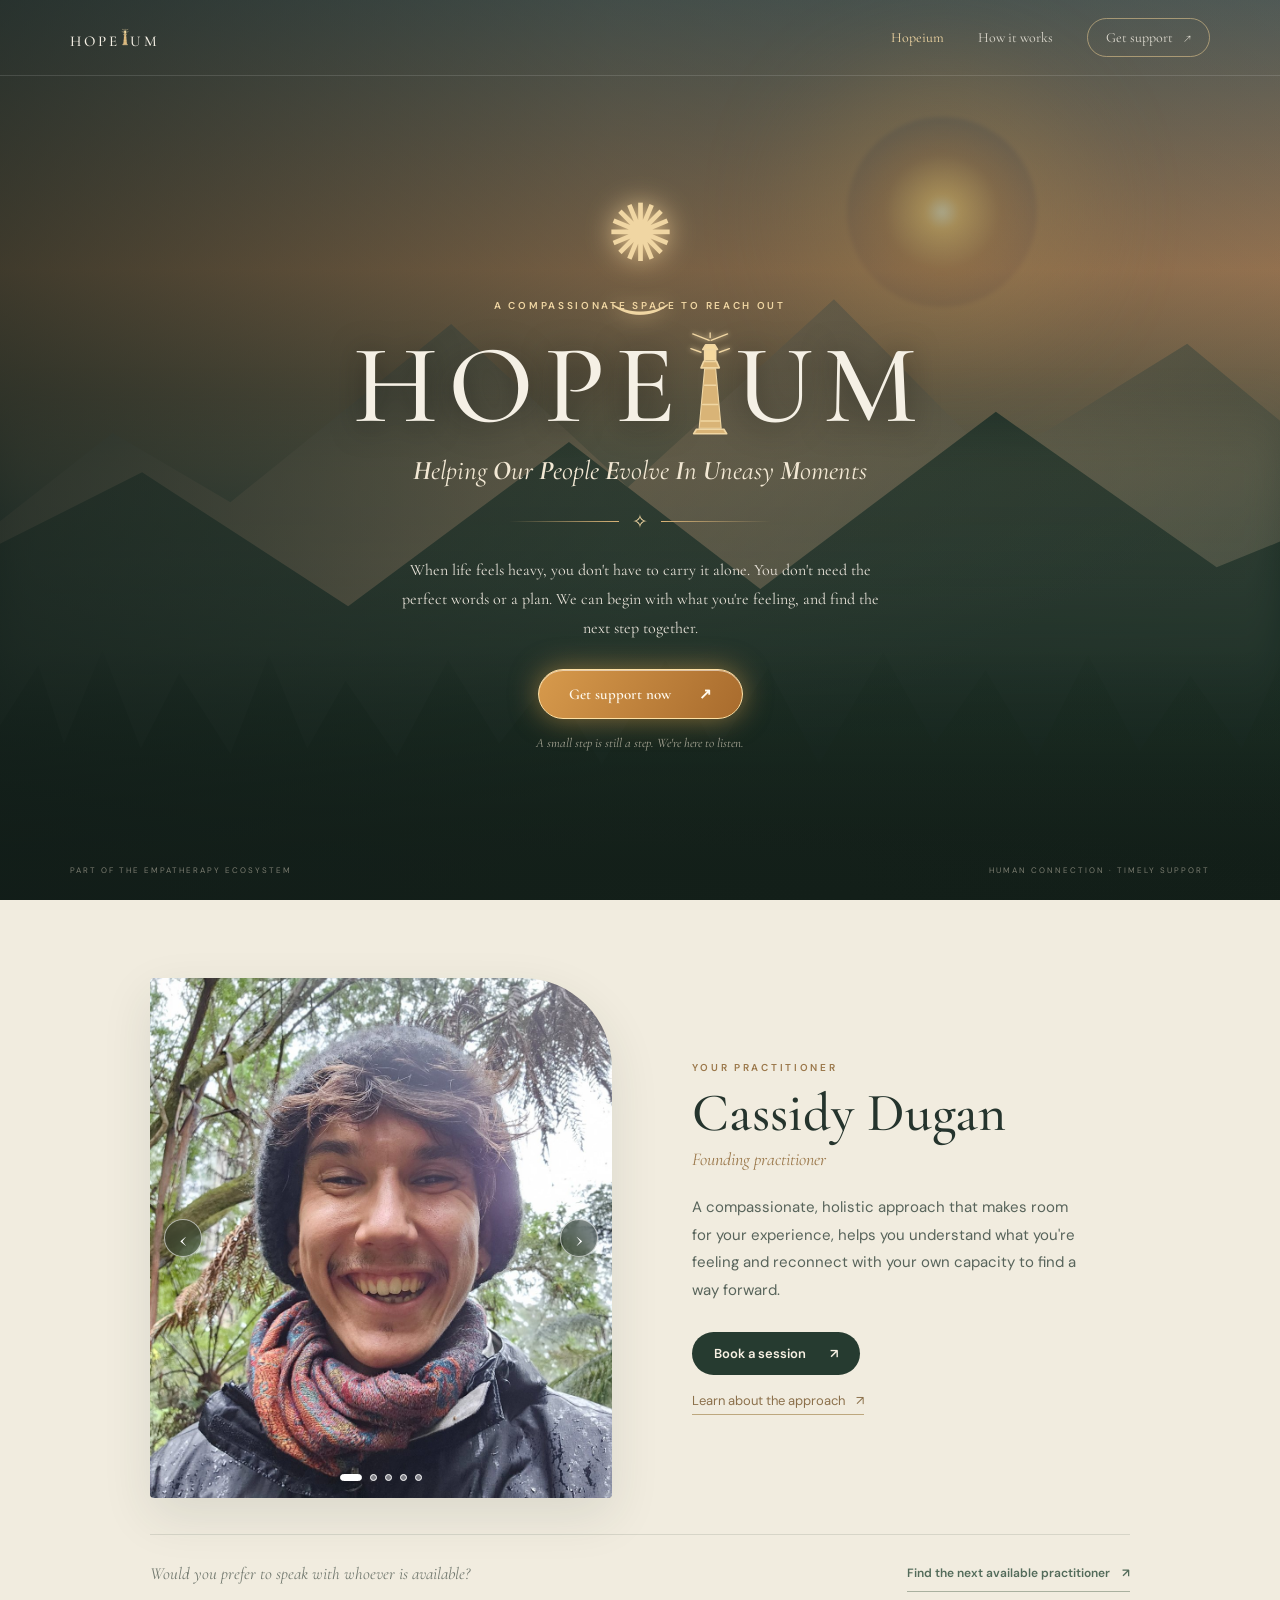
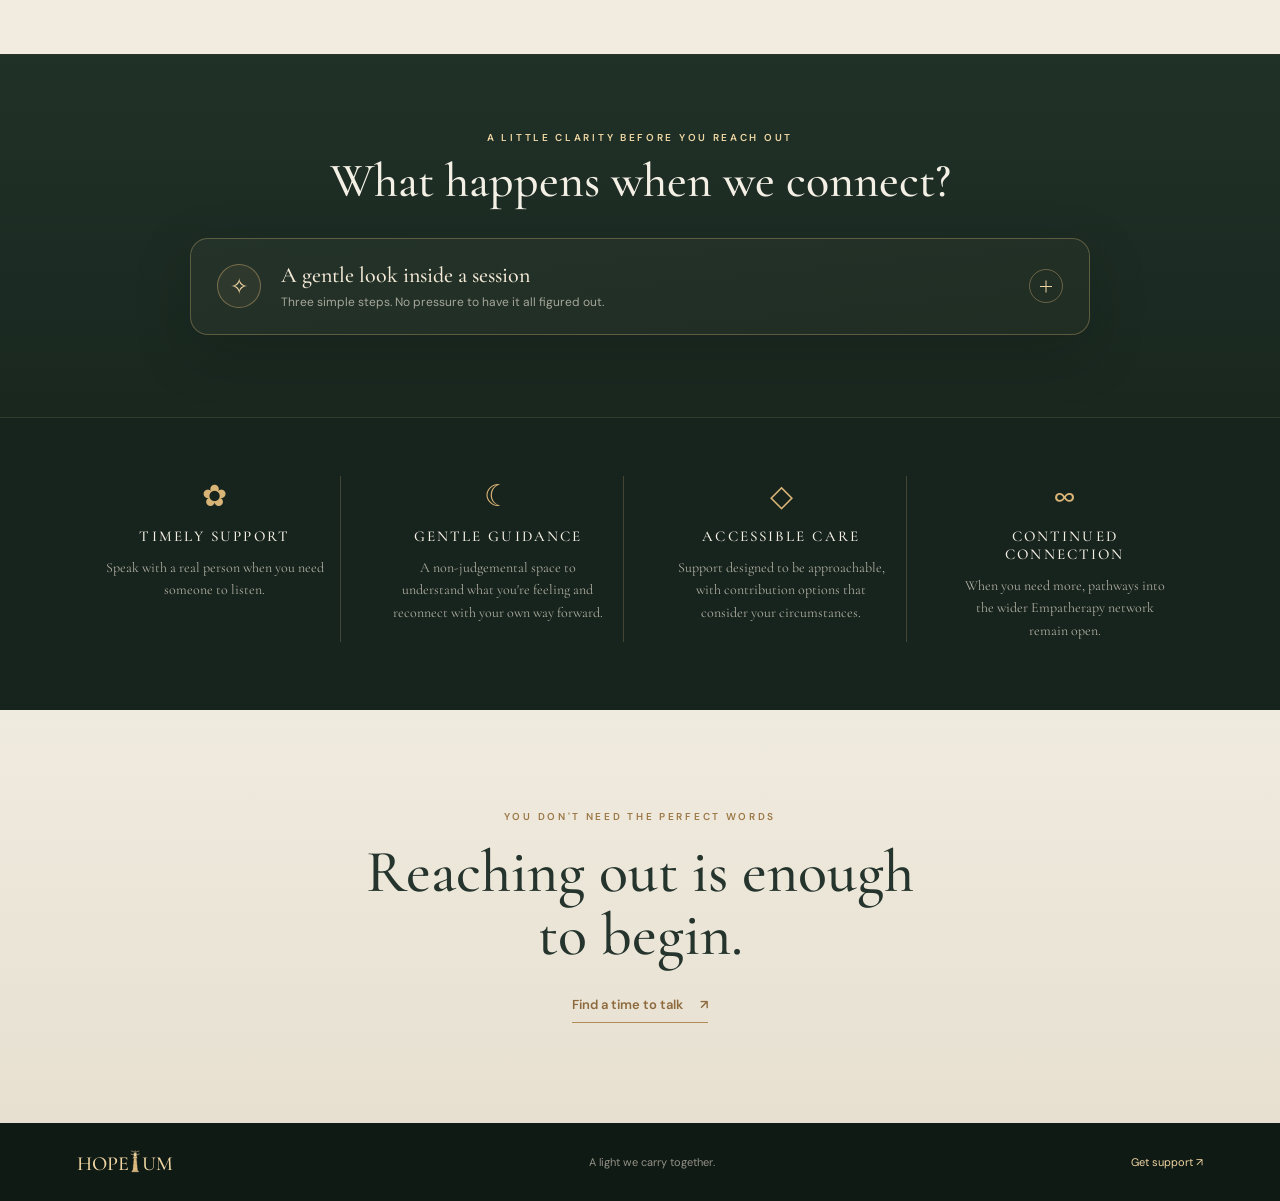
<file: index.html>
<!doctype html>
<html lang="en">
<head>
  <meta charset="utf-8"><meta name="viewport" content="width=device-width, initial-scale=1">
  <meta name="theme-color" content="#17231d">
  <meta name="description" content="HOPEIUM — Helping Our People Evolve in Uneasy Moments. A compassionate place to reach out for timely human support.">
  <title>HOPEIUM — Helping Our People Evolve in Uneasy Moments</title>
  <link rel="preconnect" href="https://fonts.googleapis.com"><link rel="preconnect" href="https://fonts.gstatic.com" crossorigin>
  <link href="https://fonts.googleapis.com/css2?family=DM+Sans:wght@400;500;600;700&family=Cormorant+Garamond:wght@400;500;600;700&display=swap" rel="stylesheet">
  <link rel="stylesheet" href="styles.css">
</head>
<body>
<header class="topbar">
  <a class="ecosystem" href="index.html" aria-label="HOPEIUM"><span class="brand-letters">HOPE</span><span class="lighthouse-i" role="img" aria-label="I represented by a lighthouse"><svg viewBox="0 0 44 112" aria-hidden="true" focusable="false"><path class="light-rays" d="M21 8L3 1M23 8L41 1M22 5V0"/><path class="tower" d="M16 39H28L34 104H10L16 39Z"/><path class="tower-detail" d="M16 57H28M14 78H30M12 96H32"/><path class="gallery" d="M12 38H32L29 31H15L12 38Z"/><path class="lantern" d="M16 30V18H28V30M14 18H30L27 13H17L14 18Z"/><path class="lantern-glow" d="M12 21L1 17M32 21L43 17"/><path class="base" d="M7 105H37L40 110H4L7 105Z"/></svg></span><span class="brand-letters">UM</span></a>
  <nav aria-label="Main navigation"><a class="active" href="index.html">Hopeium</a><a href="#how-it-helps">How it works</a><a href="support.html">Get support <span>↗</span></a></nav>
</header>
<main>
  <section class="hero">
    <div class="landscape" aria-hidden="true"><div class="sun"></div><div class="mountain mountain-back"></div><div class="mountain mountain-front"></div><div class="mist"></div><div class="forest"></div></div>
    <div class="hero-shade"></div>
    <div class="hero-content">
      <div class="hope-emblem" aria-hidden="true"><span class="emblem-rays">✺</span><span class="emblem-hands">⌒</span></div>
      <p class="overline">A compassionate space to reach out</p>
      <h1 class="hopeium-wordmark" aria-label="HOPEIUM">HOPE<span class="lighthouse-i" role="img" aria-label="I represented by a lighthouse"><svg viewBox="0 0 44 112" aria-hidden="true" focusable="false"><path class="light-rays" d="M21 8L3 1M23 8L41 1M22 5V0"/><path class="tower" d="M16 39H28L34 104H10L16 39Z"/><path class="tower-detail" d="M16 57H28M14 78H30M12 96H32"/><path class="gallery" d="M12 38H32L29 31H15L12 38Z"/><path class="lantern" d="M16 30V18H28V30M14 18H30L27 13H17L14 18Z"/><path class="lantern-glow" d="M12 21L1 17M32 21L43 17"/><path class="base" d="M7 105H37L40 110H4L7 105Z"/></svg></span>UM</h1>
      <p class="tagline"><strong>H</strong>elping <strong>O</strong>ur <strong>P</strong>eople <strong>E</strong>volve <strong>I</strong>n <strong>U</strong>neasy <strong>M</strong>oments</p>
      <div class="ornament"><span></span>✧<span></span></div>
      <p class="intro">When life feels heavy, you don't have to carry it alone. You don't need the perfect words or a plan. We can begin with what you're feeling, and find the next step together.</p>
      <a class="primary-button" href="support.html">Get support now <span>↗</span></a>
      <p class="gentle-note">A small step is still a step. We're here to listen.</p>
    </div>
    <div class="hero-foot"><span>PART OF THE EMPATHERAPY ECOSYSTEM</span><span>HUMAN CONNECTION · TIMELY SUPPORT</span></div>
  </section>
  <section class="practitioner-directory" id="practitioners">
    <div class="practitioner-profile">
      <div class="practitioner-gallery" aria-label="Photos of Cassidy">
        <div class="gallery-frame">
          <img class="gallery-image is-active" src="assets/cassidy-forest.jpg" alt="Cassidy smiling outdoors in a forest" loading="lazy">
          <img class="gallery-image" src="assets/cassidy-travel.jpg" alt="Cassidy travelling and exploring" loading="lazy">
          <img class="gallery-image" src="assets/cassidy-guitar.jpg" alt="Cassidy with his guitar" loading="lazy">
          <img class="gallery-image" src="assets/cassidy-nature.jpg" alt="Cassidy spending time in nature" loading="lazy">
          <img class="gallery-image" src="assets/cassidy-pysch.jpg" alt="Cassidy in a reflective, personal moment" loading="lazy">
          <button class="gallery-arrow gallery-prev" type="button" aria-label="Previous photo">‹</button>
          <button class="gallery-arrow gallery-next" type="button" aria-label="Next photo">›</button>
          <div class="gallery-dots" role="group" aria-label="Choose a photo">
            <button class="gallery-dot is-active" type="button" aria-label="Show photo 1" aria-pressed="true"></button>
            <button class="gallery-dot" type="button" aria-label="Show photo 2" aria-pressed="false"></button>
            <button class="gallery-dot" type="button" aria-label="Show photo 3" aria-pressed="false"></button>
            <button class="gallery-dot" type="button" aria-label="Show photo 4" aria-pressed="false"></button>
            <button class="gallery-dot" type="button" aria-label="Show photo 5" aria-pressed="false"></button>
          </div>        </div>
      </div>
      <div class="practitioner-intro">
        <p class="overline">Your practitioner</p>
        <h2>Cassidy Dugan</h2>
        <p class="practitioner-caption">Founding practitioner</p>
        <p class="practitioner-bio">A compassionate, holistic approach that makes room for your experience, helps you understand what you're feeling and reconnect with your own capacity to find a way forward.</p>
        <a class="profile-book-button" href="booking.html?practitioner=cassidy">Book a session <span>↗</span></a>
        <a class="profile-link" href="support.html">Learn about the approach <span>↗</span></a>
      </div>
    </div>
    <div class="directory-next">
      <p>Would you prefer to speak with whoever is available?</p>
      <a class="next-button" href="booking.html?practitioner=next">Find the next available practitioner <span>↗</span></a>
    </div>
  </section>
  <section class="what-to-expect" id="what-happens">
    <p class="overline">A little clarity before you reach out</p>
    <h2>What happens when we connect?</h2>
    <details class="connection-accordion">
      <summary>
        <span class="accordion-symbol" aria-hidden="true">✧</span>
        <span class="accordion-label"><strong>A gentle look inside a session</strong><small>Three simple steps. No pressure to have it all figured out.</small></span>
        <span class="accordion-toggle" aria-hidden="true"><span></span><span></span></span>
      </summary>
      <div class="accordion-content">
        <div class="expect-grid">
          <div><span>01</span><h3>Start with what's here</h3><p>Tell me what's been happening, in your own words and at your own pace. You can share as much or as little as feels comfortable.</p></div>
          <div><span>02</span><h3>Make room for the feeling</h3><p>We'll listen to what's present, explore what may be underneath it and consider what could help you feel steadier.</p></div>
          <div><span>03</span><h3>Find a next step</h3><p>We'll look for something useful to take with you — a perspective, practice or practical next step that supports your own agency.</p></div>
        </div>
        <p class="expect-note">HOPEIUM offers focused support, not a promise to resolve everything in one conversation. Session length, contribution and any follow-up will be made clear before an appointment is confirmed.</p>
      </div>
    </details>
  </section>
  <section class="essentials" id="how-it-helps">
    <div class="principle"><span class="principle-icon">✿</span><h2>Timely support</h2><p>Speak with a real person when you need someone to listen.</p></div>
    <div class="principle"><span class="principle-icon">☾</span><h2>Gentle guidance</h2><p>A non-judgemental space to understand what you're feeling and reconnect with your own way forward.</p></div>
    <div class="principle"><span class="principle-icon">◇</span><h2>Accessible care</h2><p>Support designed to be approachable, with contribution options that consider your circumstances.</p></div>
    <div class="principle"><span class="principle-icon">∞</span><h2>Continued connection</h2><p>When you need more, pathways into the wider Empatherapy network remain open.</p></div>
  </section>
  <section class="closing"><p class="overline">You don't need the perfect words</p><h2>Reaching out is enough<br>to begin.</h2><a href="support.html" class="text-link">Find a time to talk <span>↗</span></a></section>
</main>
<footer><a class="footer-brand" href="index.html" aria-label="HOPEIUM">HOPE<span class="lighthouse-i" role="img" aria-label="I represented by a lighthouse"><svg viewBox="0 0 44 112" aria-hidden="true" focusable="false"><path class="light-rays" d="M21 8L3 1M23 8L41 1M22 5V0"/><path class="tower" d="M16 39H28L34 104H10L16 39Z"/><path class="tower-detail" d="M16 57H28M14 78H30M12 96H32"/><path class="gallery" d="M12 38H32L29 31H15L12 38Z"/><path class="lantern" d="M16 30V18H28V30M14 18H30L27 13H17L14 18Z"/><path class="lantern-glow" d="M12 21L1 17M32 21L43 17"/><path class="base" d="M7 105H37L40 110H4L7 105Z"/></svg></span>UM</a><span>A light we carry together.</span><a href="support.html">Get support ↗</a></footer>
<script src="script.js"></script>
</body></html>
</file>
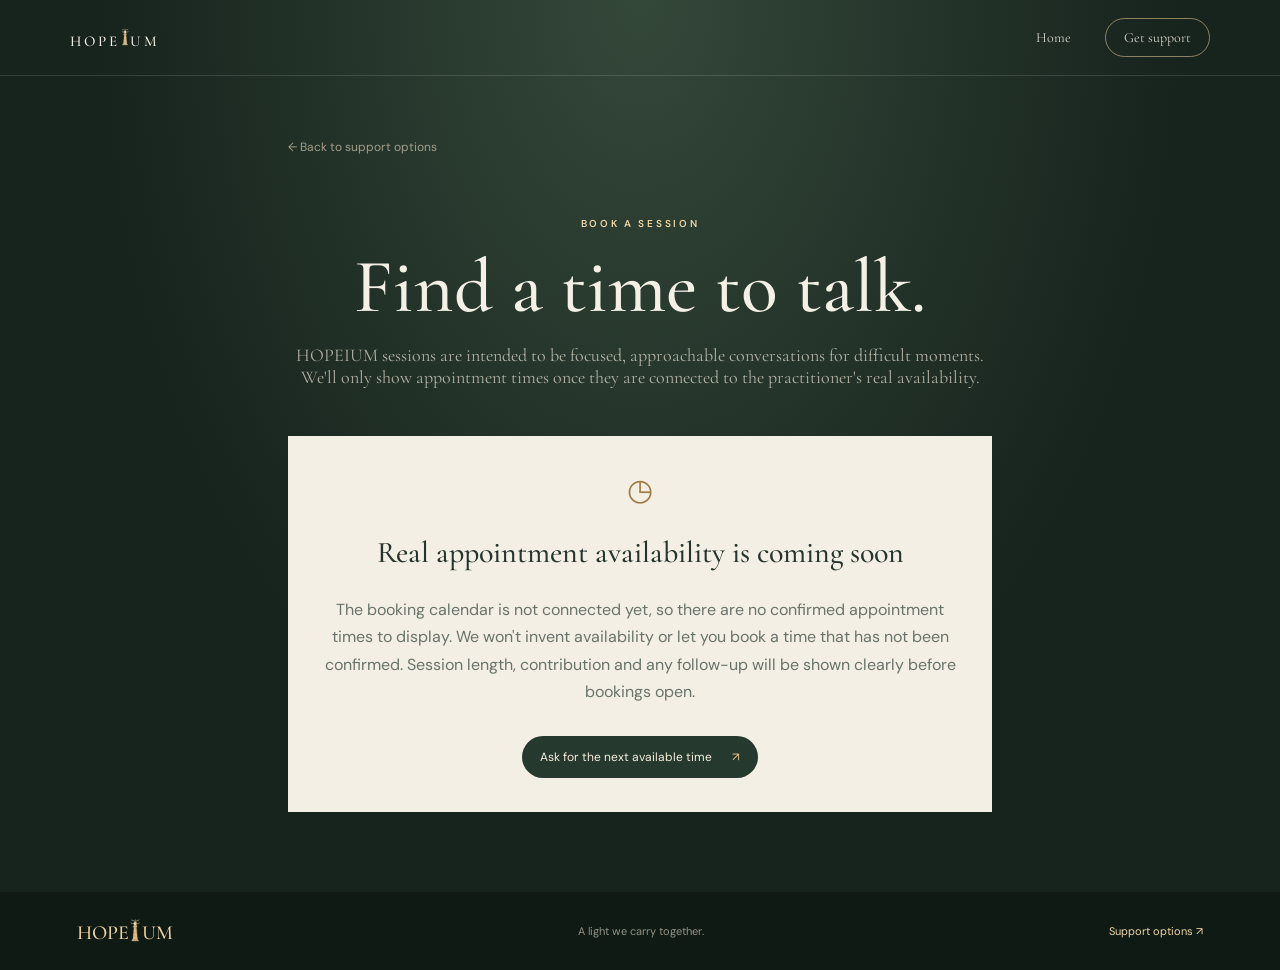
<file: booking.html>
<!doctype html><html lang="en"><head><meta charset="utf-8"><meta name="viewport" content="width=device-width,initial-scale=1"><title>Book a session — HOPEIUM</title><link rel="preconnect" href="https://fonts.googleapis.com"><link rel="preconnect" href="https://fonts.gstatic.com" crossorigin><link href="https://fonts.googleapis.com/css2?family=DM+Sans:wght@400;500;600&family=Cormorant+Garamond:wght@400;500;600&display=swap" rel="stylesheet"><link rel="stylesheet" href="styles.css"><link rel="stylesheet" href="support.css"></head><body class="support-page"><header class="topbar"><a class="ecosystem" href="index.html" aria-label="HOPEIUM"><span class="brand-letters">HOPE</span><span class="lighthouse-i" role="img" aria-label="I represented by a lighthouse"><svg viewBox="0 0 44 112" aria-hidden="true" focusable="false"><path class="light-rays" d="M21 8L3 1M23 8L41 1M22 5V0"/><path class="tower" d="M16 39H28L34 104H10L16 39Z"/><path class="tower-detail" d="M16 57H28M14 78H30M12 96H32"/><path class="gallery" d="M12 38H32L29 31H15L12 38Z"/><path class="lantern" d="M16 30V18H28V30M14 18H30L27 13H17L14 18Z"/><path class="lantern-glow" d="M12 21L1 17M32 21L43 17"/><path class="base" d="M7 105H37L40 110H4L7 105Z"/></svg></span><span class="brand-letters">UM</span></a><nav><a href="index.html">Home</a><a href="support.html">Get support</a></nav></header><main class="support-main single-panel"><a class="back-link" href="support.html">← Back to support options</a><p class="overline">Book a session</p><h1>Find a time to talk.</h1><p class="support-intro">HOPEIUM sessions are intended to be focused, approachable conversations for difficult moments. We'll only show appointment times once they are connected to the practitioner's real availability.</p><section class="setup-panel"><span class="choice-symbol">◷</span><h2>Real appointment availability is coming soon</h2><p>The booking calendar is not connected yet, so there are no confirmed appointment times to display. We won't invent availability or let you book a time that has not been confirmed. Session length, contribution and any follow-up will be shown clearly before bookings open.</p><a class="choice-button" href="request.html">Ask for the next available time <span>↗</span></a></section></main><footer><a class="footer-brand" href="index.html" aria-label="HOPEIUM">HOPE<span class="lighthouse-i" role="img" aria-label="I represented by a lighthouse"><svg viewBox="0 0 44 112" aria-hidden="true" focusable="false"><path class="light-rays" d="M21 8L3 1M23 8L41 1M22 5V0"/><path class="tower" d="M16 39H28L34 104H10L16 39Z"/><path class="tower-detail" d="M16 57H28M14 78H30M12 96H32"/><path class="gallery" d="M12 38H32L29 31H15L12 38Z"/><path class="lantern" d="M16 30V18H28V30M14 18H30L27 13H17L14 18Z"/><path class="lantern-glow" d="M12 21L1 17M32 21L43 17"/><path class="base" d="M7 105H37L40 110H4L7 105Z"/></svg></span>UM</a><span>A light we carry together.</span><a href="support.html">Support options ↗</a></footer></body></html>
</file>
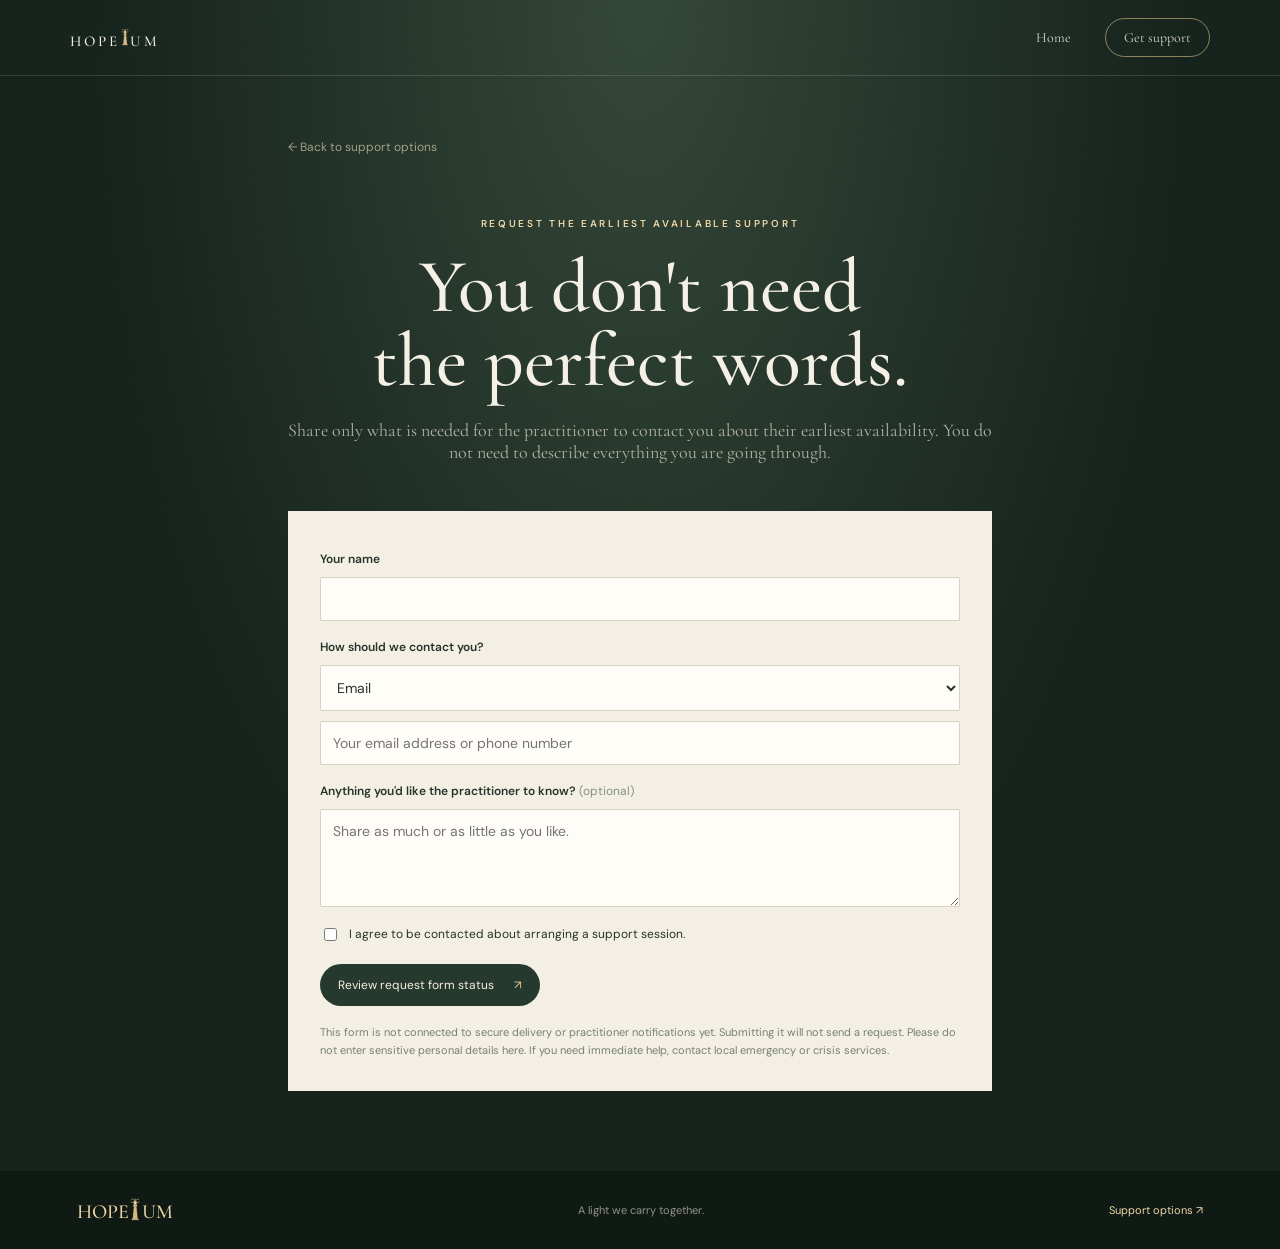
<file: request.html>
<!doctype html><html lang="en"><head><meta charset="utf-8"><meta name="viewport" content="width=device-width,initial-scale=1"><title>Request support — HOPEIUM</title><link rel="preconnect" href="https://fonts.googleapis.com"><link rel="preconnect" href="https://fonts.gstatic.com" crossorigin><link href="https://fonts.googleapis.com/css2?family=DM+Sans:wght@400;500;600&family=Cormorant+Garamond:wght@400;500;600&display=swap" rel="stylesheet"><link rel="stylesheet" href="styles.css"><link rel="stylesheet" href="support.css"></head><body class="support-page"><header class="topbar"><a class="ecosystem" href="index.html" aria-label="HOPEIUM"><span class="brand-letters">HOPE</span><span class="lighthouse-i" role="img" aria-label="I represented by a lighthouse"><svg viewBox="0 0 44 112" aria-hidden="true" focusable="false"><path class="light-rays" d="M21 8L3 1M23 8L41 1M22 5V0"/><path class="tower" d="M16 39H28L34 104H10L16 39Z"/><path class="tower-detail" d="M16 57H28M14 78H30M12 96H32"/><path class="gallery" d="M12 38H32L29 31H15L12 38Z"/><path class="lantern" d="M16 30V18H28V30M14 18H30L27 13H17L14 18Z"/><path class="lantern-glow" d="M12 21L1 17M32 21L43 17"/><path class="base" d="M7 105H37L40 110H4L7 105Z"/></svg></span><span class="brand-letters">UM</span></a><nav><a href="index.html">Home</a><a href="support.html">Get support</a></nav></header><main class="support-main single-panel"><a class="back-link" href="support.html">← Back to support options</a><p class="overline">Request the earliest available support</p><h1>You don't need<br>the perfect words.</h1><p class="support-intro">Share only what is needed for the practitioner to contact you about their earliest availability. You do not need to describe everything you are going through.</p><form class="request-form" id="request-form"><label for="name">Your name</label><input id="name" name="name" autocomplete="name" required><label for="method">How should we contact you?</label><select id="method" name="method"><option value="Email">Email</option><option value="Phone">Phone</option></select><input id="contact" name="contact" placeholder="Your email address or phone number" required><label for="message">Anything you'd like the practitioner to know? <span>(optional)</span></label><textarea id="message" name="message" rows="4" placeholder="Share as much or as little as you like."></textarea><label class="consent"><input type="checkbox" required> I agree to be contacted about arranging a support session.</label><button class="choice-button submit-button" type="submit">Review request form status <span>↗</span></button><p class="form-note" id="form-note">This form is not connected to secure delivery or practitioner notifications yet. Submitting it will not send a request. Please do not enter sensitive personal details here. If you need immediate help, contact local emergency or crisis services.</p></form></main><footer><a class="footer-brand" href="index.html" aria-label="HOPEIUM">HOPE<span class="lighthouse-i" role="img" aria-label="I represented by a lighthouse"><svg viewBox="0 0 44 112" aria-hidden="true" focusable="false"><path class="light-rays" d="M21 8L3 1M23 8L41 1M22 5V0"/><path class="tower" d="M16 39H28L34 104H10L16 39Z"/><path class="tower-detail" d="M16 57H28M14 78H30M12 96H32"/><path class="gallery" d="M12 38H32L29 31H15L12 38Z"/><path class="lantern" d="M16 30V18H28V30M14 18H30L27 13H17L14 18Z"/><path class="lantern-glow" d="M12 21L1 17M32 21L43 17"/><path class="base" d="M7 105H37L40 110H4L7 105Z"/></svg></span>UM</a><span>A light we carry together.</span><a href="support.html">Support options ↗</a></footer><script src="request.js"></script></body></html>
</file>
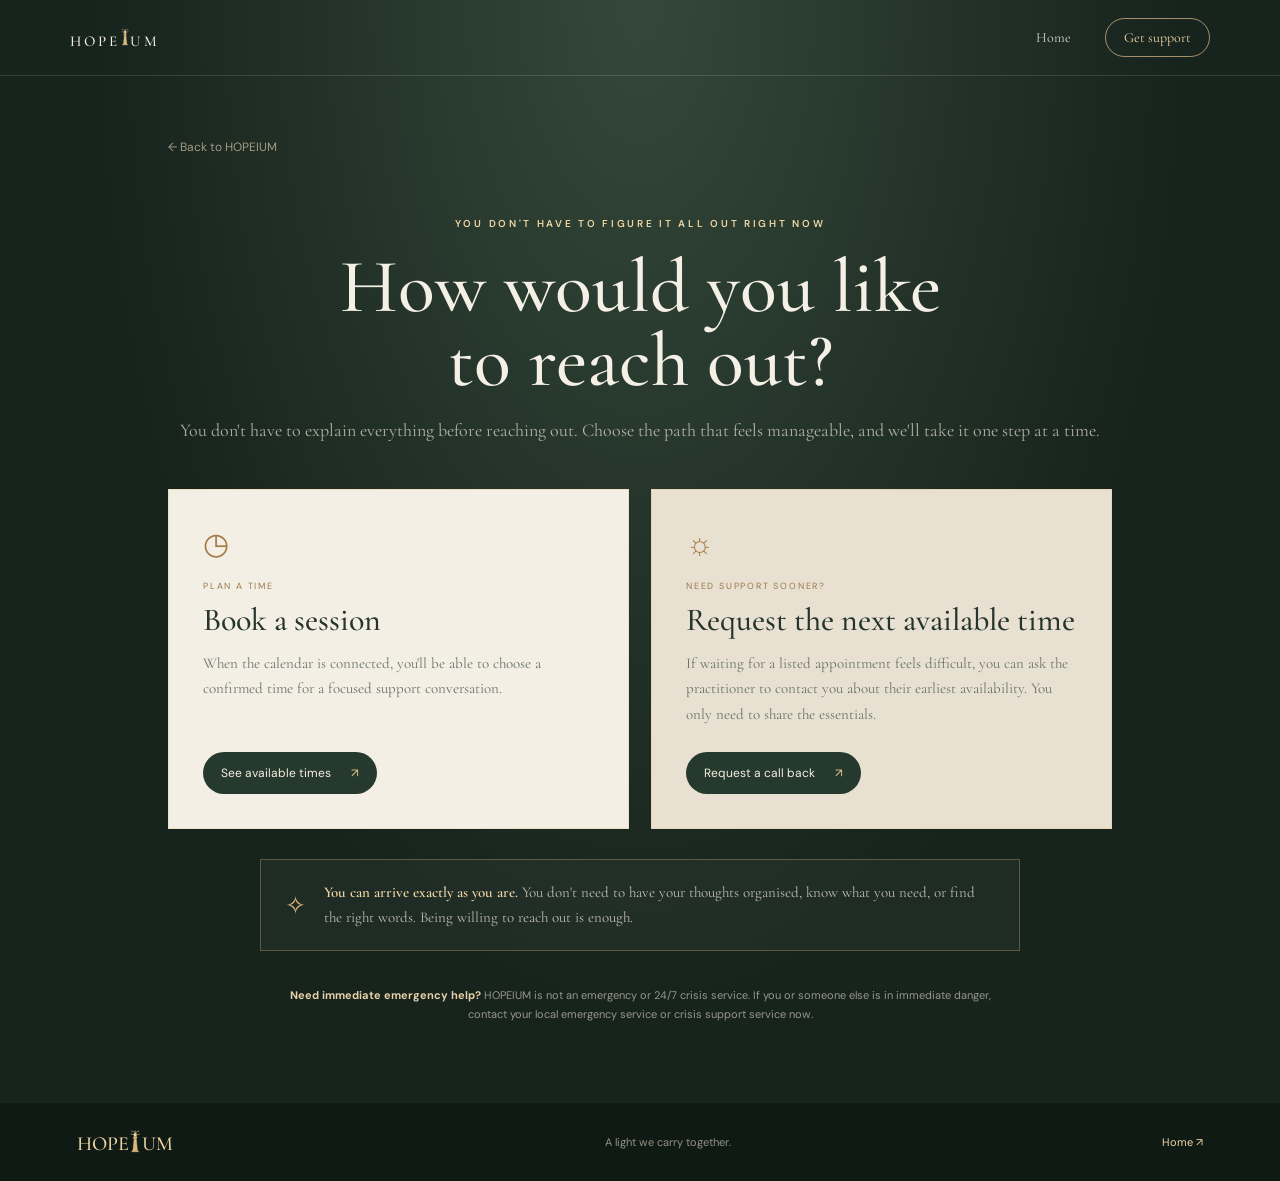
<file: support.html>
<!doctype html>
<html lang="en"><head><meta charset="utf-8"><meta name="viewport" content="width=device-width,initial-scale=1"><meta name="theme-color" content="#17231d"><title>Reach out for support — HOPEIUM</title><link rel="preconnect" href="https://fonts.googleapis.com"><link rel="preconnect" href="https://fonts.gstatic.com" crossorigin><link href="https://fonts.googleapis.com/css2?family=DM+Sans:wght@400;500;600;700&family=Cormorant+Garamond:wght@400;500;600&display=swap" rel="stylesheet"><link rel="stylesheet" href="styles.css"><link rel="stylesheet" href="support.css"></head><body class="support-page"><header class="topbar"><a class="ecosystem" href="index.html" aria-label="HOPEIUM"><span class="brand-letters">HOPE</span><span class="lighthouse-i" role="img" aria-label="I represented by a lighthouse"><svg viewBox="0 0 44 112" aria-hidden="true" focusable="false"><path class="light-rays" d="M21 8L3 1M23 8L41 1M22 5V0"/><path class="tower" d="M16 39H28L34 104H10L16 39Z"/><path class="tower-detail" d="M16 57H28M14 78H30M12 96H32"/><path class="gallery" d="M12 38H32L29 31H15L12 38Z"/><path class="lantern" d="M16 30V18H28V30M14 18H30L27 13H17L14 18Z"/><path class="lantern-glow" d="M12 21L1 17M32 21L43 17"/><path class="base" d="M7 105H37L40 110H4L7 105Z"/></svg></span><span class="brand-letters">UM</span></a><nav><a href="index.html">Home</a><a class="active" href="support.html">Get support</a></nav></header><main class="support-main"><a class="back-link" href="index.html">← Back to HOPEIUM</a><p class="overline">You don't have to figure it all out right now</p><h1>How would you like<br>to reach out?</h1><p class="support-intro">You don't have to explain everything before reaching out. Choose the path that feels manageable, and we'll take it one step at a time.</p><div class="choice-grid"><section class="choice-card"><span class="choice-symbol">◷</span><p class="choice-kicker">PLAN A TIME</p><h2>Book a session</h2><p>When the calendar is connected, you'll be able to choose a confirmed time for a focused support conversation.</p><a class="choice-button" href="booking.html">See available times <span>↗</span></a></section><section class="choice-card urgent"><span class="choice-symbol">☼</span><p class="choice-kicker">NEED SUPPORT SOONER?</p><h2>Request the next available time</h2><p>If waiting for a listed appointment feels difficult, you can ask the practitioner to contact you about their earliest availability. You only need to share the essentials.</p><a class="choice-button" href="request.html">Request a call back <span>↗</span></a></section></div><div class="support-reassurance"><span>✧</span><p><strong>You can arrive exactly as you are.</strong> You don't need to have your thoughts organised, know what you need, or find the right words. Being willing to reach out is enough.</p></div><p class="safety-note"><strong>Need immediate emergency help?</strong> HOPEIUM is not an emergency or 24/7 crisis service. If you or someone else is in immediate danger, contact your local emergency service or crisis support service now.</p></main><footer><a class="footer-brand" href="index.html" aria-label="HOPEIUM">HOPE<span class="lighthouse-i" role="img" aria-label="I represented by a lighthouse"><svg viewBox="0 0 44 112" aria-hidden="true" focusable="false"><path class="light-rays" d="M21 8L3 1M23 8L41 1M22 5V0"/><path class="tower" d="M16 39H28L34 104H10L16 39Z"/><path class="tower-detail" d="M16 57H28M14 78H30M12 96H32"/><path class="gallery" d="M12 38H32L29 31H15L12 38Z"/><path class="lantern" d="M16 30V18H28V30M14 18H30L27 13H17L14 18Z"/><path class="lantern-glow" d="M12 21L1 17M32 21L43 17"/><path class="base" d="M7 105H37L40 110H4L7 105Z"/></svg></span>UM</a><span>A light we carry together.</span><a href="index.html">Home ↗</a></footer></body></html>
</file>
<file: styles.css>
:root{--night:#17231d;--night2:#202f27;--cream:#f5f0e5;--gold:#d9b477;--gold2:#f0d6a3;--ink:#25342d;--muted:#6d776e}*{box-sizing:border-box}html{scroll-behavior:smooth}body{margin:0;background:var(--night);color:var(--cream);font-family:"DM Sans",sans-serif}a{color:inherit;text-decoration:none}.topbar{height:76px;position:absolute;z-index:10;inset:0 0 auto;display:flex;align-items:center;justify-content:space-between;padding:0 5.5vw;border-bottom:1px solid #ffffff20}.ecosystem{display:flex;align-items:center;gap:12px;font:500 15px "Cormorant Garamond",serif;letter-spacing:.2em}.sun-mark{font-size:28px;color:var(--gold)}nav{display:flex;align-items:center;gap:34px;font:14px "Cormorant Garamond",serif}nav a{opacity:.85}nav a:hover,nav .active{color:var(--gold2);opacity:1}nav a:last-child{border:1px solid #e7c991aa;border-radius:30px;padding:10px 18px}nav a span{margin-left:8px}.hero{min-height:760px;height:100svh;max-height:980px;position:relative;display:grid;place-items:center;overflow:hidden;background:radial-gradient(ellipse at 66% 28%,#b77e4a 0,#52604d 24%,#26392e 52%,#17231d 80%)}.landscape{position:absolute;inset:0;overflow:hidden;background:linear-gradient(180deg,#6b7370 0%,#c18e62 30%,#435246 58%,#18271f 100%)}.sun{position:absolute;width:190px;height:190px;border-radius:50%;right:19%;top:13%;background:radial-gradient(circle,#fff2c7 0,#f6c879 13%,#e5a65e55 43%,transparent 72%);filter:blur(2px);box-shadow:0 0 100px 45px #efb96b55}.mountain{position:absolute;left:-5%;width:115%;height:55%;bottom:20%;clip-path:polygon(0 70%,12% 42%,20% 56%,35% 20%,47% 53%,61% 15%,72% 48%,85% 24%,100% 61%,100% 100%,0 100%)}.mountain-back{background:linear-gradient(140deg,#4e5b50,#8c795f 48%,#314338);opacity:.9}.mountain-front{bottom:12%;height:48%;clip-path:polygon(0 50%,14% 26%,28% 57%,43% 19%,56% 53%,72% 12%,87% 48%,100% 30%,100% 100%,0 100%);background:linear-gradient(150deg,#35483b,#1c3027 70%)}.mist{position:absolute;inset:43% 0 16%;background:linear-gradient(180deg,transparent,#e7d0a322 20%,#d5d0b31c 50%,transparent);filter:blur(18px)}.forest{position:absolute;bottom:0;left:0;right:0;height:29%;background:linear-gradient(0deg,#111d17 0%,#1c3024dd 62%,transparent);clip-path:polygon(0 33%,3% 10%,5% 40%,8% 4%,11% 42%,14% 13%,18% 44%,21% 6%,24% 42%,27% 16%,31% 45%,35% 8%,39% 40%,43% 15%,47% 48%,52% 8%,56% 43%,60% 11%,64% 48%,69% 5%,73% 40%,77% 12%,81% 45%,85% 6%,89% 43%,93% 14%,97% 42%,100% 10%,100% 100%,0 100%)}.hero-shade{position:absolute;inset:0;background:linear-gradient(90deg,#121d19b8,#17231d65 48%,#17231d36),linear-gradient(0deg,#111d17 0%,transparent 28%,#17231d22 100%)}.hero-content{position:relative;z-index:2;text-align:center;width:min(700px,88vw);padding:100px 0 70px}.hope-emblem{height:110px;display:flex;align-items:center;justify-content:center;position:relative;color:var(--gold2);margin-bottom:6px}.emblem-rays{font-size:80px;text-shadow:0 0 28px #f8d69b}.emblem-hands{position:absolute;top:58px;font-size:68px;transform:rotate(180deg);font-family:serif;text-shadow:0 0 20px #f8d69b}.overline{text-transform:uppercase;letter-spacing:.27em;font-size:10px;color:var(--gold2);font-weight:600}.hero h1{font:500 clamp(64px,10vw,112px)/.9 "Cormorant Garamond",serif;letter-spacing:.09em;margin:18px 0 10px;text-shadow:0 3px 30px #1118}.tagline{font:italic clamp(18px,2.6vw,27px) "Cormorant Garamond",serif;color:#f2e8d4;margin:0}.ornament{display:flex;align-items:center;justify-content:center;gap:13px;color:var(--gold2);margin:22px auto;font-size:19px}.ornament span{height:1px;width:110px;background:linear-gradient(90deg,transparent,var(--gold))}.ornament span:last-child{transform:rotate(180deg)}.intro{max-width:480px;margin:0 auto;color:#f7f1e7e8;font:16px/1.8 "Cormorant Garamond",serif}.primary-button{display:inline-flex;align-items:center;gap:28px;margin-top:27px;padding:15px 30px;border:1px solid #ffe0a3;border-radius:40px;background:linear-gradient(120deg,#d79a4c,#a86b2d);box-shadow:0 0 28px #e5a84d88,inset 0 1px #fff8;color:#fff9ed;font:600 15px "Cormorant Garamond",serif;transition:transform .2s,box-shadow .2s}.primary-button:hover{transform:translateY(-2px);box-shadow:0 0 38px #e5a84dbb}.primary-button span{font-family:sans-serif}.gentle-note{margin:16px 0 0;color:#eee5d1a8;font:italic 13px "Cormorant Garamond",serif}.hero-foot{position:absolute;bottom:25px;left:5.5vw;right:5.5vw;display:flex;justify-content:space-between;color:#f2e8d477;font-size:8px;letter-spacing:.25em}.essentials{background:var(--night);display:grid;grid-template-columns:repeat(4,1fr);padding:58px 7vw 68px;gap:32px}.principle{text-align:center;padding:0 16px;border-right:1px solid #e4c58b38}.principle:last-child{border:0}.principle-icon{color:var(--gold);font-size:30px}.principle h2{font:500 15px "Cormorant Garamond",serif;letter-spacing:.14em;text-transform:uppercase;margin:12px 0}.principle p{font:14px/1.6 "Cormorant Garamond",serif;color:#e9e3d4b8;max-width:230px;margin:auto}.closing{text-align:center;background:linear-gradient(180deg,#f0ebdf,#e7e0d1);color:var(--ink);padding:90px 20px 100px}.closing .overline{color:#9c7847}.closing h2{font:500 clamp(38px,5vw,60px)/1.05 "Cormorant Garamond",serif;margin:18px 0 26px}.text-link{display:inline-block;color:#8d693e;border-bottom:1px solid #b18a56;padding:0 0 9px;font:600 13px "DM Sans",sans-serif}.text-link span{margin-left:14px}footer{display:flex;align-items:center;justify-content:space-between;padding:27px 6vw;background:#101a15;color:#d8d0c0a8;font-size:11px}footer .footer-brand{font:500 20px "Cormorant Garamond",serif;letter-spacing:.18em;color:var(--gold2)}footer a:last-child{color:var(--gold2)}@media(max-width:700px){.topbar{height:68px;padding:0 5vw}.ecosystem{font-size:12px}nav{gap:14px;font-size:12px}nav a:nth-child(2){display:none}nav a:last-child{padding:9px 13px}.hero{min-height:720px}.hero-content{padding-top:95px}.hero h1{font-size:68px}.tagline{font-size:19px}.intro{font-size:15px;max-width:360px}.hero-foot{font-size:7px;letter-spacing:.13em;bottom:17px}.hero-foot span:last-child{display:none}.essentials{grid-template-columns:repeat(2,1fr);padding:42px 5vw;gap:30px 10px}.principle{border:0;padding:0 8px}.principle:nth-child(odd){border-right:1px solid #e4c58b38}.principle p{font-size:13px}footer{gap:14px;flex-wrap:wrap}footer span{order:3;width:100%}}@media(prefers-reduced-motion:reduce){html{scroll-behavior:auto}*{transition:none!important}}
/* The HOPEIUM "I" is a lighthouse: the letter becomes the brand's beacon. */
.hopeium-wordmark{display:flex;align-items:center;justify-content:center;gap:.015em;white-space:nowrap}
.lighthouse-i{display:inline-flex;align-items:center;justify-content:center;width:.36em;height:1.02em;margin:0 .025em;vertical-align:middle;transform:translateY(-.025em)}
.lighthouse-i svg{display:block;width:100%;height:100%;overflow:visible}
.lighthouse-i .tower{fill:#d9b477;stroke:#f0d6a3;stroke-width:1.2}
.lighthouse-i .tower-detail,.lighthouse-i .gallery,.lighthouse-i .lantern,.lighthouse-i .base{fill:none;stroke:#f0d6a3;stroke-width:1.8;stroke-linecap:round;stroke-linejoin:round}
.lighthouse-i .gallery,.lighthouse-i .base{fill:#d9b477}
.lighthouse-i .light-rays,.lighthouse-i .lantern-glow{fill:none;stroke:#f0d6a3;stroke-width:1.5;stroke-linecap:round;filter:drop-shadow(0 0 3px #f0d6a3)}
.lighthouse-i .lantern{fill:#f5d99f}
.footer-brand .lighthouse-i{height:1.2em;width:.4em}
@media(max-width:700px){.hopeium-wordmark{font-size:68px}.lighthouse-i{width:.36em}}

/* Compact header wordmark: lighthouse I slightly taller, with its base aligned to the lettering. */
.ecosystem{align-items:flex-end;gap:.015em;line-height:1}
.ecosystem .lighthouse-i{width:.42em;height:1.55em;margin:0 .015em -.015em;flex:0 0 auto}
.ecosystem .lighthouse-i svg{width:100%;height:100%;overflow:visible}

/* Unified HOPEIUM header symbol across every page: balanced spacing around the lighthouse I. */
.ecosystem{gap:0;letter-spacing:0;align-items:flex-end;line-height:1}
.ecosystem .brand-letters{letter-spacing:.2em}
.ecosystem .lighthouse-i{width:.42em;height:1.55em;margin:0 .12em -.015em;flex:0 0 auto}
.ecosystem .lighthouse-i svg{display:block;width:100%;height:100%;overflow:visible}
@media(max-width:700px){.ecosystem .lighthouse-i{height:1.55em;width:.42em;margin-left:.12em;margin-right:.12em}}


/* A calm, expandable explanation of the HOPEIUM connection experience. */
.what-to-expect{background:linear-gradient(180deg,#203128 0%,#19271f 100%);padding:76px 8vw 82px;text-align:center;border-top:1px solid #d9b47718;border-bottom:1px solid #d9b47718}
.what-to-expect>.overline{margin:0 0 12px}
.what-to-expect>h2{font:500 clamp(34px,4.5vw,48px)/1.08 "Cormorant Garamond",serif;color:var(--cream);margin:0 0 30px}
.connection-accordion{max-width:900px;margin:0 auto;text-align:left;border:1px solid #d9b47755;border-radius:18px;background:linear-gradient(120deg,#f5f0e509,#d9b47708);box-shadow:0 18px 55px #08120d35;overflow:hidden;transition:border-color .25s,background .25s}
.connection-accordion[open]{border-color:#d9b4779c;background:linear-gradient(120deg,#f5f0e510,#d9b4770d)}
.connection-accordion summary{list-style:none;cursor:pointer;display:flex;align-items:center;gap:20px;padding:23px 26px;min-height:94px;outline:none}
.connection-accordion summary::-webkit-details-marker{display:none}
.connection-accordion summary:focus-visible{outline:2px solid var(--gold2);outline-offset:-5px;border-radius:16px}
.accordion-symbol{width:44px;height:44px;flex:0 0 44px;border:1px solid #d9b47770;border-radius:50%;display:grid;place-items:center;color:var(--gold2);font-size:22px;background:#d9b47710}
.accordion-label{display:grid;gap:5px;flex:1}
.accordion-label strong{font:500 22px "Cormorant Garamond",serif;color:#f4ead7}
.accordion-label small{font:12px/1.5 "DM Sans",sans-serif;color:#e9e3d4a8}
.accordion-toggle{width:34px;height:34px;flex:0 0 34px;border:1px solid #d9b47765;border-radius:50%;display:grid;place-items:center;position:relative;transition:transform .3s,background .3s}
.accordion-toggle span{position:absolute;width:12px;height:1px;background:var(--gold2);transition:transform .3s}
.accordion-toggle span:last-child{transform:rotate(90deg)}
.connection-accordion[open] .accordion-toggle{transform:rotate(180deg);background:#d9b47718}
.connection-accordion[open] .accordion-toggle span:last-child{transform:rotate(0)}
.accordion-content{padding:0 27px 26px;animation:accordion-reveal .35s ease both}
@keyframes accordion-reveal{from{opacity:0;transform:translateY(-7px)}to{opacity:1;transform:translateY(0)}}
.expect-grid{display:grid;grid-template-columns:repeat(3,minmax(0,1fr));gap:0;border-top:1px solid #d9b47735;padding-top:26px}
.expect-grid>div{padding:8px 24px 12px;border-right:1px solid #d9b47730}
.expect-grid>div:first-child{padding-left:0}
.expect-grid>div:last-child{border:0;padding-right:0}
.expect-grid>div>span{font:italic 19px "Cormorant Garamond",serif;color:var(--gold)}
.expect-grid h3{font:500 21px/1.1 "Cormorant Garamond",serif;color:#f1e6d2;margin:13px 0 9px}
.expect-grid p{font:13px/1.75 "DM Sans",sans-serif;color:#e9e3d4b8;margin:0}
.expect-note{max-width:690px;margin:23px auto 0;padding:15px 18px;border-left:2px solid #d9b47780;background:#d9b4770a;text-align:left;color:#e9e3d49c;font:12px/1.7 "DM Sans",sans-serif}
@media(max-width:700px){.what-to-expect{padding:58px 5vw 62px}.what-to-expect>h2{margin-bottom:23px}.connection-accordion summary{gap:13px;padding:18px 16px;min-height:84px}.accordion-symbol{width:38px;height:38px;flex-basis:38px}.accordion-label strong{font-size:19px}.accordion-label small{font-size:11px}.accordion-content{padding:0 17px 19px}.expect-grid{grid-template-columns:1fr;gap:0;padding-top:13px}.expect-grid>div,.expect-grid>div:first-child,.expect-grid>div:last-child{padding:17px 2px;border-right:0;border-bottom:1px solid #d9b47730}.expect-grid>div:last-child{border-bottom:0}.expect-grid h3{margin:7px 0}.expect-note{margin-top:14px;padding:12px;font-size:11px}}
@media(prefers-reduced-motion:reduce){.connection-accordion,.accordion-toggle,.accordion-toggle span{transition:none}.accordion-content{animation:none}}


/* A quieter, human-first practitioner introduction. */
.practitioner-directory{background:#f1ecdf;color:#25342d;padding:78px 8vw 62px}
.practitioner-profile{max-width:980px;margin:0 auto;display:grid;grid-template-columns:minmax(0,1.03fr) minmax(280px,.97fr);align-items:center;gap:clamp(34px,6vw,76px)}
.practitioner-gallery{min-width:0}
.gallery-frame{position:relative;aspect-ratio:4/4.5;max-height:520px;overflow:hidden;border-radius:4px 90px 4px 4px;background:#d9d2c2;box-shadow:0 18px 50px #27382c1c}
.gallery-image{position:absolute;inset:0;width:100%;height:100%;object-fit:cover;object-position:center 38%;opacity:0;transform:scale(1.025);transition:opacity .55s ease,transform 1.1s ease}
.gallery-image.is-active{opacity:1;transform:scale(1)}
.gallery-arrow{position:absolute;top:50%;transform:translateY(-50%);width:38px;height:38px;border:1px solid #fff9;background:#17231d75;color:#fff;border-radius:50%;font:28px/1 "Cormorant Garamond",serif;display:grid;place-items:center;cursor:pointer;backdrop-filter:blur(8px);transition:background .2s}
.gallery-arrow:hover{background:#17231dd9}
.gallery-prev{left:14px}.gallery-next{right:14px}
.gallery-dots{position:absolute;left:0;right:0;bottom:17px;display:flex;justify-content:center;gap:8px}
.gallery-dot{width:7px;height:7px;padding:0;border:1px solid #fff;background:#ffffff70;border-radius:50%;cursor:pointer;transition:width .25s,background .25s}
.gallery-dot.is-active{width:22px;border-radius:8px;background:#fff}
.practitioner-intro{padding:10px 0}
.practitioner-intro .overline{color:#9b784b;margin:0 0 12px}
.practitioner-intro h2{font:500 clamp(38px,4.5vw,54px)/1 "Cormorant Garamond",serif;color:#25342d;margin:0 0 8px}
.practitioner-caption{font:italic 18px "Cormorant Garamond",serif;color:#9b784b;margin:0 0 24px}
.practitioner-intro .practitioner-bio{max-width:390px;font:15px/1.85 "DM Sans",sans-serif;color:#58645b;margin:0 0 27px}
.practitioner-intro .profile-book-button{display:inline-flex;align-items:center;gap:24px;padding:13px 22px;border-radius:30px;background:#263b30;color:#f8f1e4;font:600 13px "DM Sans",sans-serif;transition:background .2s,transform .2s}
.practitioner-intro .profile-book-button:hover{background:#3b5746;transform:translateY(-2px)}
.practitioner-intro .profile-link{display:block;width:max-content;margin-top:17px;color:#8b704b;font:13px "DM Sans",sans-serif;border-bottom:1px solid #bda77e;padding-bottom:5px}
.practitioner-intro .profile-link span{margin-left:8px}
.practitioner-directory .directory-next{max-width:980px;margin:36px auto 0;padding:20px 0 0;border-top:1px solid #25342d20;display:flex;align-items:center;justify-content:space-between;gap:20px}
.practitioner-directory .directory-next p{margin:0;color:#72796f;font:italic 17px "Cormorant Garamond",serif}
.practitioner-directory .next-button{display:inline-flex;align-items:center;gap:12px;padding:10px 0;color:#536b5a;font:600 12px "DM Sans",sans-serif;border-bottom:1px solid #a9b09f}
@media(max-width:720px){.practitioner-directory{padding:56px 6vw 44px}.practitioner-profile{grid-template-columns:1fr;gap:25px;max-width:480px}.gallery-frame{aspect-ratio:4/4.1;max-height:470px;border-top-right-radius:68px}.practitioner-intro{padding:0 2px}.practitioner-intro h2{font-size:43px}.practitioner-intro .practitioner-bio{font-size:14px;margin-bottom:22px}.practitioner-directory .directory-next{max-width:480px;margin-top:29px;align-items:flex-start;flex-direction:column;gap:10px}.practitioner-directory .directory-next p{font-size:16px}}
@media(prefers-reduced-motion:reduce){.gallery-image,.gallery-arrow,.gallery-dot{transition:none}}

/* Footer wordmark: balance the lighthouse between HOPE and UM. */
footer .footer-brand{
  display:inline-flex;
  align-items:flex-end;
  gap:0;
  letter-spacing:0;
  line-height:1;
  white-space:nowrap;
}
footer .footer-brand .lighthouse-i{
  width:.42em;
  height:1.2em;
  margin:0 .12em -.02em;
  flex:0 0 auto;
}
footer .footer-brand .lighthouse-i svg{
  display:block;
  width:100%;
  height:100%;
}
</file>
<file: support.css>
.support-page{min-height:100vh;background:radial-gradient(ellipse at 50% 0%,#34483a,#17231d 60%)}.support-main{max-width:1000px;margin:auto;padding:135px 28px 80px;min-height:calc(100vh - 130px)}.back-link{display:inline-block;color:#e5d6b7a8;font-size:12px;margin-bottom:52px}.support-main>.overline{text-align:center}.support-main>h1{text-align:center;font:500 clamp(44px,7vw,76px)/.98 "Cormorant Garamond",serif;margin:20px 0}.support-intro{text-align:center;color:#e9e2d3b8;font:18px "Cormorant Garamond",serif;margin-bottom:48px}.choice-grid{display:grid;grid-template-columns:1fr 1fr;gap:22px}.choice-card{background:#f4efe4;color:#25342d;padding:34px;min-height:340px;display:flex;flex-direction:column;align-items:flex-start;border:1px solid #e4c58b66}.choice-card.urgent{background:#e8e0d0}.choice-symbol{font-size:30px;color:#a27a43}.choice-kicker{font-size:9px;letter-spacing:.2em;color:#99774b;margin:17px 0 8px}.choice-card h2{font:500 32px "Cormorant Garamond",serif;margin:0 0 12px}.choice-card>p:not(.choice-kicker){font:15px/1.7 "Cormorant Garamond",serif;color:#68736a;margin:0 0 25px}.choice-button{margin-top:auto;display:inline-flex;gap:20px;align-items:center;background:#26392e;color:#f6efdf;padding:13px 18px;border:0;border-radius:30px;font-size:12px;cursor:pointer}.choice-button span{color:#e6c58d}.safety-note{max-width:740px;margin:35px auto 0;text-align:center;color:#e9e2d39c;font-size:11px;line-height:1.7}.safety-note strong{color:#e9d2a7}.single-panel{max-width:760px}.setup-panel{background:#f4efe4;color:#25342d;padding:34px;text-align:center}.setup-panel h2{font:500 30px "Cormorant Garamond",serif}.setup-panel p{color:#68736a;line-height:1.7}.setup-panel .choice-button{margin-top:15px}.request-form{background:#f4efe4;color:#25342d;padding:32px;display:flex;flex-direction:column;gap:10px}.request-form label{font-size:12px;font-weight:600;margin-top:8px}.request-form label span{font-weight:400;color:#849087}.request-form input:not([type=checkbox]),.request-form select,.request-form textarea{width:100%;border:1px solid #d8d2c5;background:#fffdf8;padding:12px;font:14px "DM Sans",sans-serif;color:#25342d;border-radius:2px}.request-form textarea{resize:vertical}.request-form .consent{display:flex;align-items:flex-start;gap:9px;font-weight:400;line-height:1.5}.submit-button{align-self:flex-start;margin-top:10px;font-family:inherit}.form-note{font-size:11px;line-height:1.6;color:#758078;margin:8px 0 0}.form-warning{color:#8c4e34;font-weight:600}@media(max-width:650px){.support-main{padding:110px 20px 55px}.back-link{margin-bottom:38px}.choice-grid{grid-template-columns:1fr}.choice-card{min-height:300px;padding:28px}.support-intro{font-size:16px}.request-form{padding:22px}}
/* Human introduction and clear expectations */
.practitioner-section{display:grid;grid-template-columns:1.25fr .75fr;gap:8vw;align-items:center;padding:100px max(7vw,24px);background:#f2ecdf;color:#26372e}
.practitioner-copy{max-width:680px}
.practitioner-copy .overline,.what-to-expect .overline{color:#987448}
.practitioner-copy h2,.what-to-expect h2{font:500 clamp(38px,5vw,58px)/1.05 "Cormorant Garamond",serif;margin:18px 0 24px}
.practitioner-copy p:not(.overline){font:17px/1.8 "Cormorant Garamond",serif;color:#59665d}
.practitioner-copy .text-link{margin-top:14px}
.practitioner-aside{min-height:300px;padding:42px;display:flex;flex-direction:column;justify-content:center;text-align:center;background:linear-gradient(145deg,#dcd2bd,#e9e1d1);border:1px solid #c8b58e}
.aside-mark{font:44px "Cormorant Garamond",serif;color:#a27a43}
.aside-quote{font:italic 29px/1.35 "Cormorant Garamond",serif;color:#35463b}
.aside-caption{font-size:9px;letter-spacing:.2em;color:#8a704d}
.what-to-expect{padding:88px 7vw 92px;background:#1d2c23;color:#f4eee2;text-align:center}
.what-to-expect h2{margin-bottom:48px}
.expect-grid{display:grid;grid-template-columns:repeat(3,1fr);gap:38px;text-align:left;max-width:1120px;margin:auto}
.expect-grid>div{border-top:1px solid #d8b77c66;padding-top:20px}
.expect-grid span{font-size:11px;color:#d9b477;letter-spacing:.15em}
.expect-grid h3{font:500 25px "Cormorant Garamond",serif;margin:15px 0 10px}
.expect-grid p,.expect-note{font:15px/1.7 "Cormorant Garamond",serif;color:#e8e0d0b8}
.expect-note{max-width:760px;margin:42px auto 0;font-size:13px}
.support-reassurance{display:flex;align-items:center;gap:18px;max-width:760px;margin:30px auto 0;padding:20px 24px;border:1px solid #d9b47755;background:#ffffff09;color:#e9e2d3c9}
.support-reassurance>span{font-size:25px;color:#d9b477}
.support-reassurance p{font:15px/1.65 "Cormorant Garamond",serif;margin:0}
.support-reassurance strong{color:#f0d6a3;font-weight:600}
@media(max-width:700px){.practitioner-section{grid-template-columns:1fr;padding:66px 7vw;gap:30px}.practitioner-aside{min-height:220px;padding:28px}.aside-quote{font-size:25px}.what-to-expect{padding:65px 7vw}.expect-grid{grid-template-columns:1fr;gap:24px}.expect-grid>div{padding-top:15px}}

/* Simple practitioner directory */
.practitioner-directory{background:#f2ecdf;color:#26372e;padding:88px max(7vw,24px) 76px}
.directory-heading{text-align:center;max-width:650px;margin:0 auto 42px}
.directory-heading .overline{color:#987448}
.directory-heading h2{font:500 clamp(38px,5vw,56px)/1.04 "Cormorant Garamond",serif;margin:17px 0}
.directory-heading>p:last-child{font:17px/1.65 "Cormorant Garamond",serif;color:#657067;margin:0}
.practitioner-list{max-width:940px;margin:0 auto}
.practitioner-card{display:grid;grid-template-columns:88px minmax(0,1fr) auto;gap:25px;align-items:center;padding:28px 30px;background:#fbf8f0;border:1px solid #ded5c3}
.practitioner-avatar{width:78px;height:78px;border-radius:50%;display:grid;place-items:center;background:#d9c9aa;color:#39483d;font:500 27px "Cormorant Garamond",serif;border:1px solid #c7b58e}
.practitioner-name-row{display:flex;align-items:center;gap:12px;flex-wrap:wrap}
.practitioner-name-row h3{font:500 27px "Cormorant Garamond",serif;margin:0}
.practitioner-status{font-size:9px;letter-spacing:.1em;text-transform:uppercase;color:#8b7049;border:1px solid #d8c7a5;padding:5px 8px}
.practitioner-role{font-size:10px;letter-spacing:.08em;text-transform:uppercase;color:#8b785b;margin:8px 0}
.practitioner-bio{font:15px/1.55 "Cormorant Garamond",serif;color:#68736a;margin:0 0 8px;max-width:570px}
.profile-link{font-size:11px;color:#8d693e;border-bottom:1px solid #c9ad7d;padding-bottom:3px}
.profile-link span{margin-left:7px}
.practitioner-actions{align-self:center}
.profile-book-button,.next-button{display:inline-flex;align-items:center;justify-content:center;gap:15px;background:#26392e;color:#f6efdf;padding:13px 17px;border-radius:28px;font-size:11px;white-space:nowrap}
.profile-book-button span,.next-button span{color:#e6c58d}
.directory-next{max-width:940px;margin:16px auto 0;padding:20px 24px;background:#e7dfd0;display:flex;align-items:center;justify-content:space-between;gap:20px}
.directory-next>div{display:flex;align-items:center;gap:14px}
.next-icon{font-size:26px;color:#a27a43}
.directory-next h3{font:500 20px "Cormorant Garamond",serif;margin:0 0 3px}
.directory-next p{font:13px "Cormorant Garamond",serif;color:#68736a;margin:0}
.directory-note{max-width:940px;margin:19px auto 0;text-align:center;font-size:10px;line-height:1.6;color:#777e73}
@media(max-width:760px){.practitioner-directory{padding:65px 6vw}.practitioner-card{grid-template-columns:62px minmax(0,1fr);gap:16px;padding:20px}.practitioner-avatar{width:58px;height:58px;font-size:22px}.practitioner-name-row h3{font-size:23px}.practitioner-actions{grid-column:1/-1}.profile-book-button{width:100%}.directory-next{align-items:stretch;flex-direction:column;padding:20px}.next-button{width:100%}}
</file>
